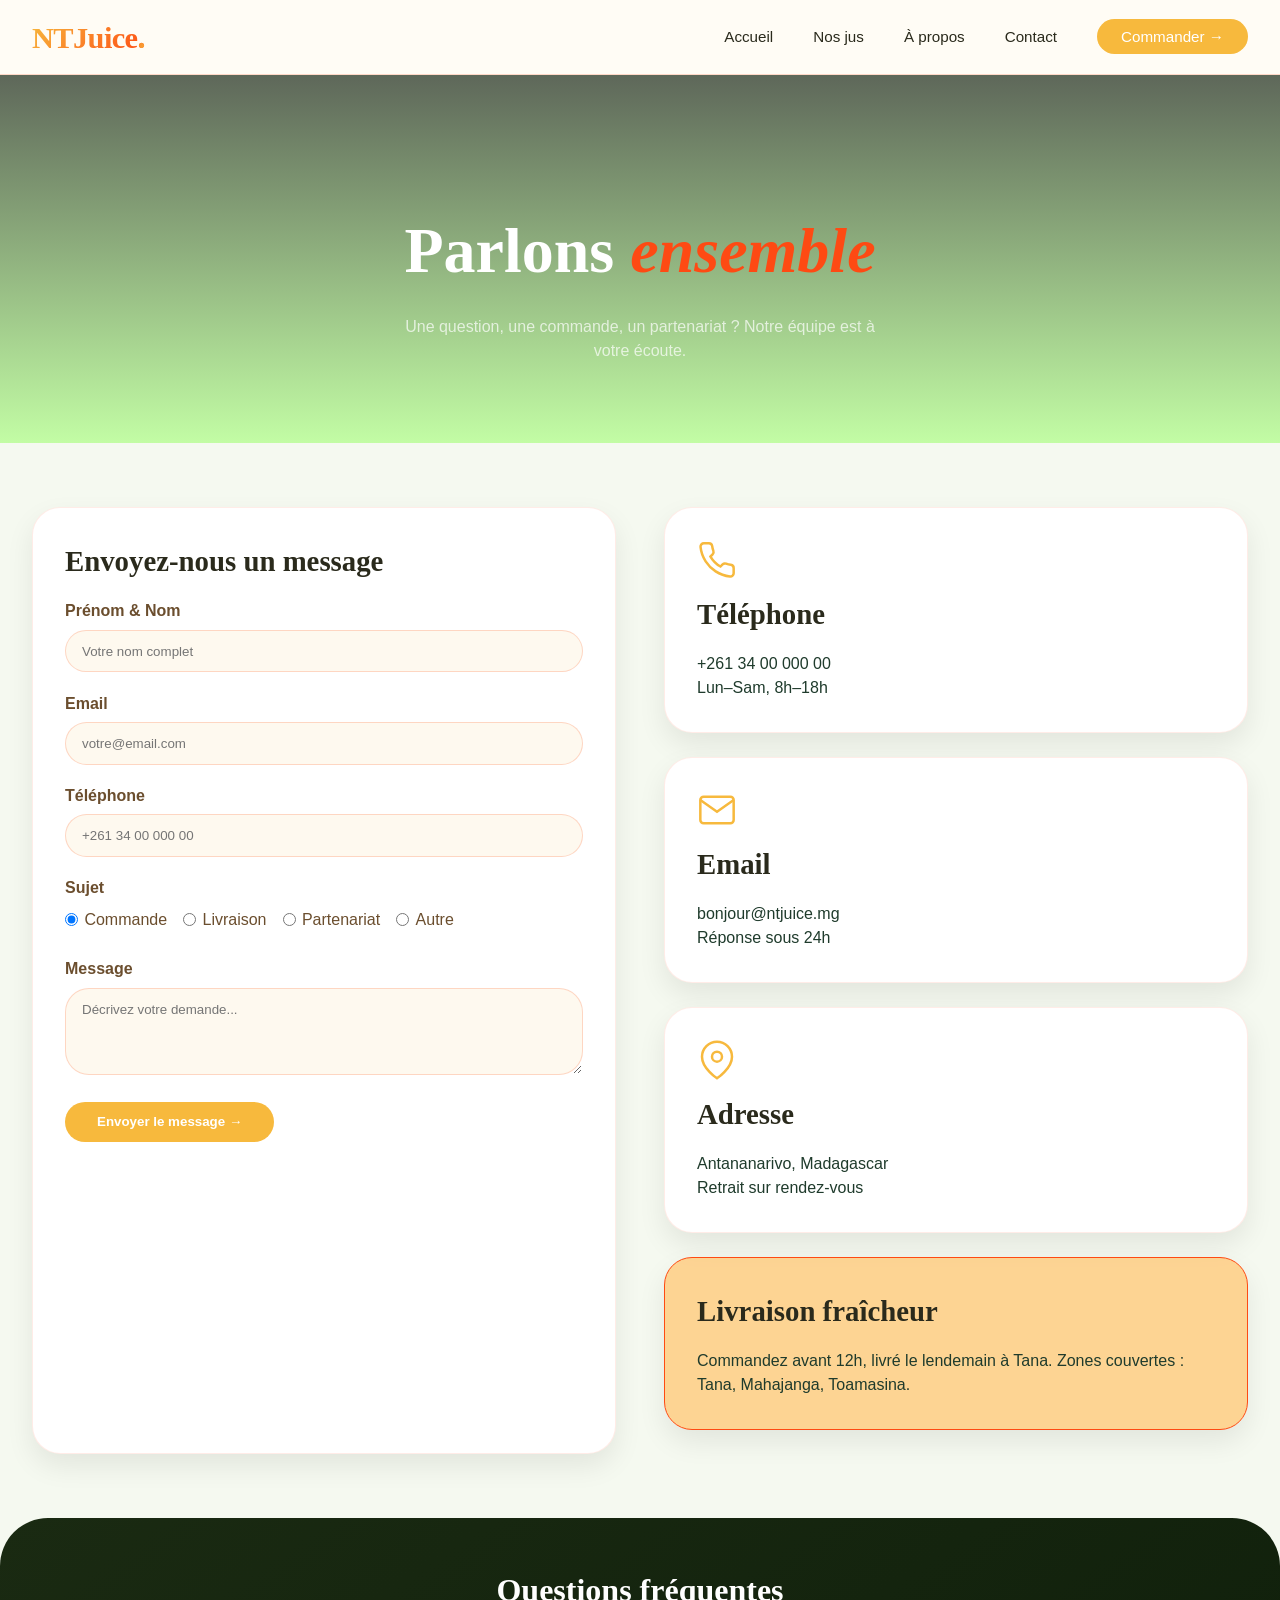
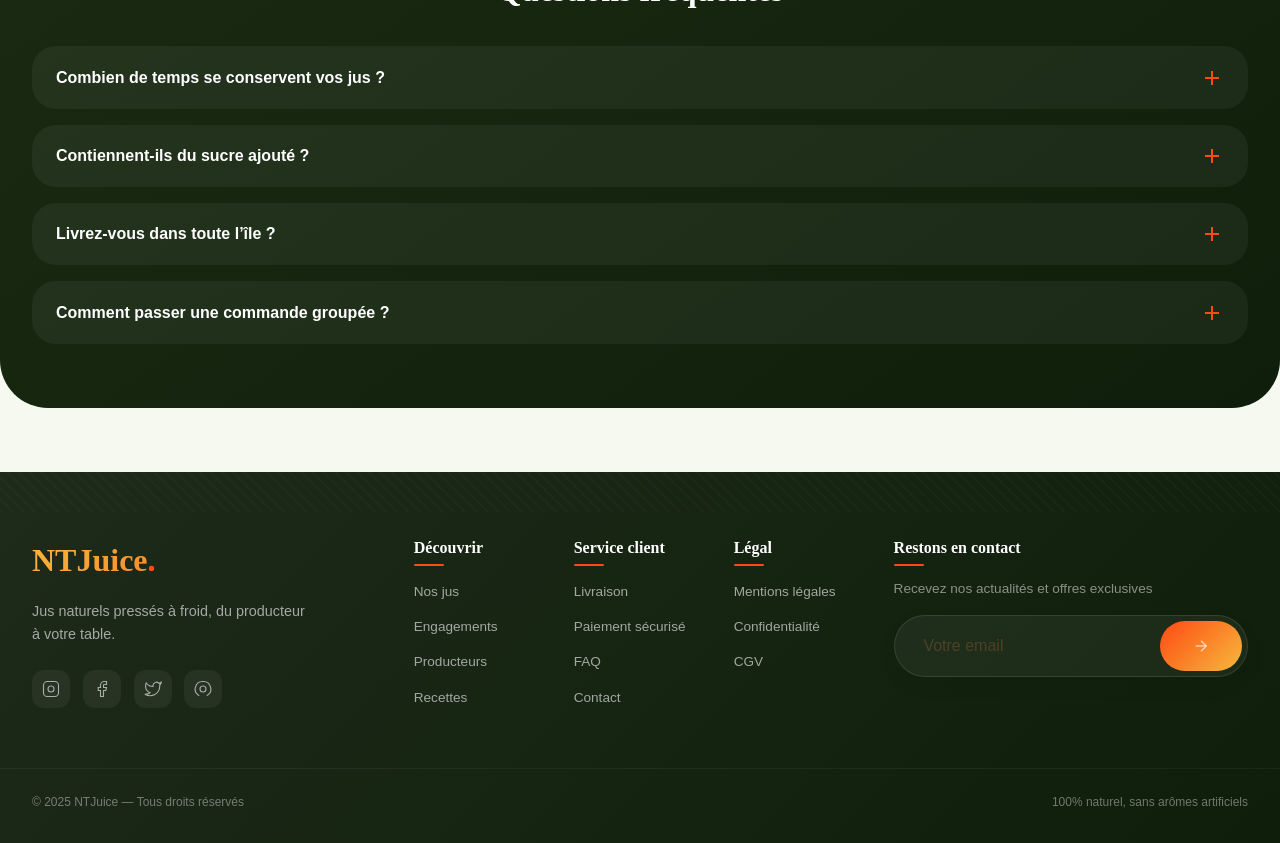
<file: docs/contact.html>
<!-- contact.html -->
<!DOCTYPE html>
<html lang="fr">

<head>
	<meta charset="UTF-8">
	<meta name="viewport" content="width=device-width, initial-scale=1.0, viewport-fit=cover">
	<title>NTJuice | Contact & FAQ</title>
	<link rel="stylesheet" href="../css/index.css">
	<style>
		.contact-hero {
			background-image: linear-gradient(to bottom, #1e2a1ab3, #a2ff749b), url("https://i.pinimg.com/736x/c2/36/07/c236070c10bcf9093459e5f46ecb7c35.jpg");
			background-size: cover;
			background-position: center;
			background-repeat: no-repeat;
			padding: 8rem 2rem 4rem;
			text-align: center;
			position: relative;
			overflow: hidden;
		}

		.contact-hero h1 {
			font-family: 'Playfair Display', serif;
			font-size: clamp(2.5rem, 5vw, 4rem);
			font-weight: 900;
			color: white;
		}

		.contact-hero h1 span {
			color: var(--orange);
			font-style: italic;
		}

		.contact-hero p {
			color: rgba(255, 255, 255, 0.7);
			max-width: 500px;
			margin: 1rem auto;
		}

		.contact-grid {
			display: grid;
			grid-template-columns: 1fr 1fr;
			gap: 3rem;
			max-width: 1280px;
			margin: 4rem auto;
			padding: 0 2rem;
		}

		.form-card,
		.info-card {
			background: white;
			border-radius: 28px;
			padding: 2rem;
			box-shadow: var(--shadow-md);
			border: 1px solid rgba(254, 74, 19, 0.1);
		}

		.form-card h2,
		.info-card h3 {
			font-family: 'Playfair Display', serif;
			font-size: 1.8rem;
			margin-bottom: 1rem;
			color: var(--text-dark);
		}

		.form-group {
			margin-bottom: 1.2rem;
		}

		.form-group label {
			display: block;
			font-weight: 600;
			margin-bottom: 0.4rem;
			color: var(--text-light);
		}

		.form-group input,
		.form-group select,
		.form-group textarea {
			width: 100%;
			padding: 0.8rem 1rem;
			border: 1px solid rgba(254, 74, 19, 0.2);
			border-radius: 60px;
			font-family: inherit;
			background: var(--cream);
			transition: all 0.3s;
		}

		.form-group input:focus,
		.form-group textarea:focus {
			outline: none;
			border-color: var(--orange);
			box-shadow: 0 0 0 3px rgba(254, 74, 19, 0.1);
		}

		.form-group textarea {
			border-radius: 24px;
			resize: vertical;
		}

		.radio-group {
			display: flex;
			flex-wrap: wrap;
			gap: 1rem;
			margin: 0.5rem 0;
		}

		.radio-group label {
			display: flex;
			align-items: center;
			gap: 0.4rem;
			font-weight: normal;
			cursor: pointer;
		}

		.btn-submit {
			background: var(--orange-dark);
			color: white;
			border: none;
			padding: 0.8rem 2rem;
			border-radius: 9999px;
			font-weight: 700;
			cursor: pointer;
			transition: all 0.3s;
		}

		.btn-submit:hover {
			background: var(--orange);
			transform: translateY(-2px);
		}

		.info-card {
			margin-bottom: 1.5rem;
		}

		.contact-icon-svg {
			width: 40px;
			height: 40px;
			margin-bottom: 0.8rem;
			display: inline-block;
		}

		.contact-icon-svg svg {
			width: 100%;
			height: 100%;
			stroke: var(--orange-dark);
			stroke-width: 1.5;
			fill: none;
		}

		.faq {
			background: linear-gradient(145deg, #1a2a12, #0e1e0a);
			border-radius: 48px;
			padding: 3rem 2rem;
			margin: 4rem auto;
			max-width: 1280px;
		}

		.faq h2 {
			text-align: center;
			font-family: 'Playfair Display', serif;
			font-size: 2rem;
			color: white;
			margin-bottom: 2rem;
		}

		.faq-item {
			background: rgba(255, 255, 255, 0.05);
			border-radius: 24px;
			margin-bottom: 1rem;
			overflow: hidden;
		}

		.faq-question {
			width: 100%;
			padding: 1.2rem 1.5rem;
			background: transparent;
			border: none;
			text-align: left;
			font-weight: 600;
			color: white;
			font-size: 1rem;
			cursor: pointer;
			display: flex;
			justify-content: space-between;
			align-items: center;
		}

		.faq-question:focus {
			outline: none;
		}

		.faq-question .icon-svg {
			width: 24px;
			height: 24px;
			transition: transform 0.3s;
		}

		.faq-question .icon-svg svg {
			width: 100%;
			height: 100%;
			stroke: var(--orange);
			stroke-width: 2;
			fill: none;
		}

		.faq-answer {
			max-height: 0;
			overflow: hidden;
			transition: max-height 0.4s ease-out;
			padding: 0 1.5rem;
			color: rgba(255, 255, 255, 0.7);
		}

		.faq-item:focus-within .faq-answer {
			max-height: 200px;
			padding-bottom: 1.2rem;
		}

		.faq-item:focus-within .icon-svg {
			transform: rotate(45deg);
		}

		@media (max-width: 768px) {
			.contact-grid {
				grid-template-columns: 1fr;
			}
		}
	</style>
</head>

<body>

	<nav class="sticky-nav">
		<div class="nav-inner">
			<div class="logo"><a href="../index.html">NTJuice<span>.</span></a></div>
			<input type="checkbox" id="menu-toggle" class="menu-toggle">
			<label for="menu-toggle" class="hamburger"><span></span><span></span><span></span></label>
			<ul class="nav-links">
				<li><a href="../index.html">Accueil</a></li>
				<li><a href="../index.html#products">Nos jus</a></li>
				<li><a href="../index.html#about">À propos</a></li>
				<li><a href="contact.html" class="active">Contact</a></li>
				<li><a href="./shop.html" class="btn-order">Commander →</a></li>
			</ul>
		</div>
	</nav>

	<section class="contact-hero">
		<h1>Parlons <span>ensemble</span></h1>
		<p>Une question, une commande, un partenariat ? Notre équipe est à votre écoute.</p>
	</section>

	<div class="contact-grid">
		<div class="form-card">
			<h2>Envoyez-nous un message</h2>
			<form onsubmit="return false">
				<div class="form-group">
					<label>Prénom & Nom</label>
					<input type="text" placeholder="Votre nom complet">
				</div>
				<div class="form-group">
					<label>Email</label>
					<input type="email" placeholder="votre@email.com">
				</div>
				<div class="form-group">
					<label>Téléphone</label>
					<input type="tel" placeholder="+261 34 00 000 00">
				</div>
				<div class="form-group">
					<label>Sujet</label>
					<div class="radio-group">
						<label><input type="radio" name="subject" checked> Commande</label>
						<label><input type="radio" name="subject"> Livraison</label>
						<label><input type="radio" name="subject"> Partenariat</label>
						<label><input type="radio" name="subject"> Autre</label>
					</div>
				</div>
				<div class="form-group">
					<label>Message</label>
					<textarea rows="4" placeholder="Décrivez votre demande..."></textarea>
				</div>
				<button class="btn-submit" type="submit">Envoyer le message →</button>
			</form>
		</div>
		<div>
			<div class="info-card">
				<div class="contact-icon-svg">
					<svg viewBox="0 0 24 24" stroke="currentColor" fill="none">
						<path
							d="M22 16.92v3a2 2 0 0 1-2.18 2 19.79 19.79 0 0 1-8.63-3.07 19.5 19.5 0 0 1-6-6 19.79 19.79 0 0 1-3.07-8.67A2 2 0 0 1 4.11 2h3a2 2 0 0 1 2 1.72c.127.96.362 1.903.7 2.81a2 2 0 0 1-.45 2.11L8.09 9.91a16 16 0 0 0 6 6l1.27-1.27a2 2 0 0 1 2.11-.45c.907.338 1.85.573 2.81.7A2 2 0 0 1 22 16.92z" />
					</svg>
				</div>
				<h3>Téléphone</h3>
				<p>+261 34 00 000 00</p>
				<p>Lun–Sam, 8h–18h</p>
			</div>
			<div class="info-card">
				<div class="contact-icon-svg">
					<svg viewBox="0 0 24 24" stroke="currentColor" fill="none">
						<path d="M4 4h16c1.1 0 2 .9 2 2v12c0 1.1-.9 2-2 2H4c-1.1 0-2-.9-2-2V6c0-1.1.9-2 2-2z" />
						<polyline points="22,6 12,13 2,6" />
					</svg>
				</div>
				<h3>Email</h3>
				<p>bonjour@ntjuice.mg</p>
				<p>Réponse sous 24h</p>
			</div>
			<div class="info-card">
				<div class="contact-icon-svg">
					<svg viewBox="0 0 24 24" stroke="currentColor" fill="none">
						<path d="M21 10c0 7-9 13-9 13s-9-6-9-13a9 9 0 0 1 18 0z" />
						<circle cx="12" cy="10" r="3" />
					</svg>
				</div>
				<h3>Adresse</h3>
				<p>Antananarivo, Madagascar</p>
				<p>Retrait sur rendez-vous</p>
			</div>
			<div class="info-card" style="background:var(--orange-soft); border-color:var(--orange);">
				<h3 style="color:var(--text-dark)">Livraison fraîcheur</h3>
				<p>Commandez avant 12h, livré le lendemain à Tana. Zones couvertes : Tana, Mahajanga, Toamasina.</p>
			</div>
		</div>
	</div>

	<section class="faq">
		<h2>Questions fréquentes</h2>
		<div class="faq-item" tabindex="0">
			<div class="faq-question">
				Combien de temps se conservent vos jus ?
				<span class="icon-svg">
					<svg viewBox="0 0 24 24" stroke="currentColor">
						<line x1="12" y1="5" x2="12" y2="19" />
						<line x1="5" y1="12" x2="19" y2="12" />
					</svg>
				</span>
			</div>
			<div class="faq-answer">Nos jus pressés à froid se conservent 5 à 7 jours au réfrigérateur, sans
				conservateurs.</div>
		</div>
		<div class="faq-item" tabindex="0">
			<div class="faq-question">
				Contiennent-ils du sucre ajouté ?
				<span class="icon-svg">
					<svg viewBox="0 0 24 24" stroke="currentColor">
						<line x1="12" y1="5" x2="12" y2="19" />
						<line x1="5" y1="12" x2="19" y2="12" />
					</svg>
				</span>
			</div>
			<div class="faq-answer">Non, 100% fruits, sans aucun ajout de sucre, colorant ou conservateur.</div>
		</div>
		<div class="faq-item" tabindex="0">
			<div class="faq-question">
				Livrez-vous dans toute l’île ?
				<span class="icon-svg">
					<svg viewBox="0 0 24 24" stroke="currentColor">
						<line x1="12" y1="5" x2="12" y2="19" />
						<line x1="5" y1="12" x2="19" y2="12" />
					</svg>
				</span>
			</div>
			<div class="faq-answer">Actuellement Antananarivo (24h), Mahajanga, Toamasina, Fianarantsoa (48-72h).</div>
		</div>
		<div class="faq-item" tabindex="0">
			<div class="faq-question">
				Comment passer une commande groupée ?
				<span class="icon-svg">
					<svg viewBox="0 0 24 24" stroke="currentColor">
						<line x1="12" y1="5" x2="12" y2="19" />
						<line x1="5" y1="12" x2="19" y2="12" />
					</svg>
				</span>
			</div>
			<div class="faq-answer">Contactez notre équipe pro à pro@ntjuice.mg pour des tarifs dégressifs.</div>
		</div>
	</section>
	<footer class="footer-premium">
		<div class="footer-wave"></div>
		<div class="footer-main">
			<div class="footer-brand">
				<div class="footer-logo">NTJuice<span>.</span></div>
				<p>Jus naturels pressés à froid, du producteur à votre table.</p>
				<div class="footer-social">
					<a href="#" class="social-link" aria-label="Instagram">
						<svg viewBox="0 0 24 24" fill="none" stroke="currentColor" stroke-width="1.5">
							<rect x="2" y="2" width="20" height="20" rx="5" ry="5" />
							<circle cx="12" cy="12" r="4" />
							<line x1="17.5" y1="6.5" x2="17.51" y2="6.5" />
						</svg>
					</a>
					<a href="#" class="social-link" aria-label="Facebook">
						<svg viewBox="0 0 24 24" fill="none" stroke="currentColor" stroke-width="1.5">
							<path d="M18 2h-3a5 5 0 0 0-5 5v3H7v4h3v8h4v-8h3l1-4h-4V7a1 1 0 0 1 1-1h3z" />
						</svg>
					</a>
					<a href="#" class="social-link" aria-label="Twitter">
						<svg viewBox="0 0 24 24" fill="none" stroke="currentColor" stroke-width="1.5">
							<path
								d="M23 3a10.9 10.9 0 0 1-3.14 1.53 4.48 4.48 0 0 0-7.86 3v1A10.66 10.66 0 0 1 3 4s-4 9 5 13a11.64 11.64 0 0 1-7 2c9 5 20 0 20-11.5a4.5 4.5 0 0 0-.08-.83A7.72 7.72 0 0 0 23 3z" />
						</svg>
					</a>
					<a href="#" class="social-link" aria-label="Pinterest">
						<svg viewBox="0 0 24 24" fill="none" stroke="currentColor" stroke-width="1.5">
							<path d="M8 12a4 4 0 1 0 8 0 4 4 0 0 0-8 0z" />
							<path d="M12 2a10 10 0 0 0-5 18.86" />
							<path d="M12 2a10 10 0 0 1 5 18.86" />
						</svg>
					</a>
				</div>
			</div>
			<div class="footer-links-grid">
				<div class="footer-col">
					<h4>Découvrir</h4>
					<ul>
						<li><a href="#products">Nos jus</a></li>
						<li><a href="#">Engagements</a></li>
						<li><a href="#">Producteurs</a></li>
						<li><a href="#">Recettes</a></li>
					</ul>
				</div>
				<div class="footer-col">
					<h4>Service client</h4>
					<ul>
						<li><a href="#">Livraison</a></li>
						<li><a href="#">Paiement sécurisé</a></li>
						<li><a href="#">FAQ</a></li>
						<li><a href="./docs/contact.html">Contact</a></li>
					</ul>
				</div>
				<div class="footer-col">
					<h4>Légal</h4>
					<ul>
						<li><a href="#">Mentions légales</a></li>
						<li><a href="#">Confidentialité</a></li>
						<li><a href="#">CGV</a></li>
					</ul>
				</div>
				<div class="footer-col newsletter-col">
					<h4>Restons en contact</h4>
					<p>Recevez nos actualités et offres exclusives</p>
					<form class="footer-newsletter" onsubmit="return false;">
						<div class="input-group">
							<input type="email" placeholder="Votre email" required>
							<button type="submit">
								<svg viewBox="0 0 24 24" fill="none" stroke="currentColor" stroke-width="2">
									<line x1="5" y1="12" x2="19" y2="12" />
									<polyline points="12 5 19 12 12 19" />
								</svg>
							</button>
						</div>
					</form>
				</div>
			</div>
		</div>
		<div class="footer-bottom">
			<span>© 2025 NTJuice — Tous droits réservés</span>
			<span>100% naturel, sans arômes artificiels</span>
		</div>
	</footer>

</body>

</html>
</file>
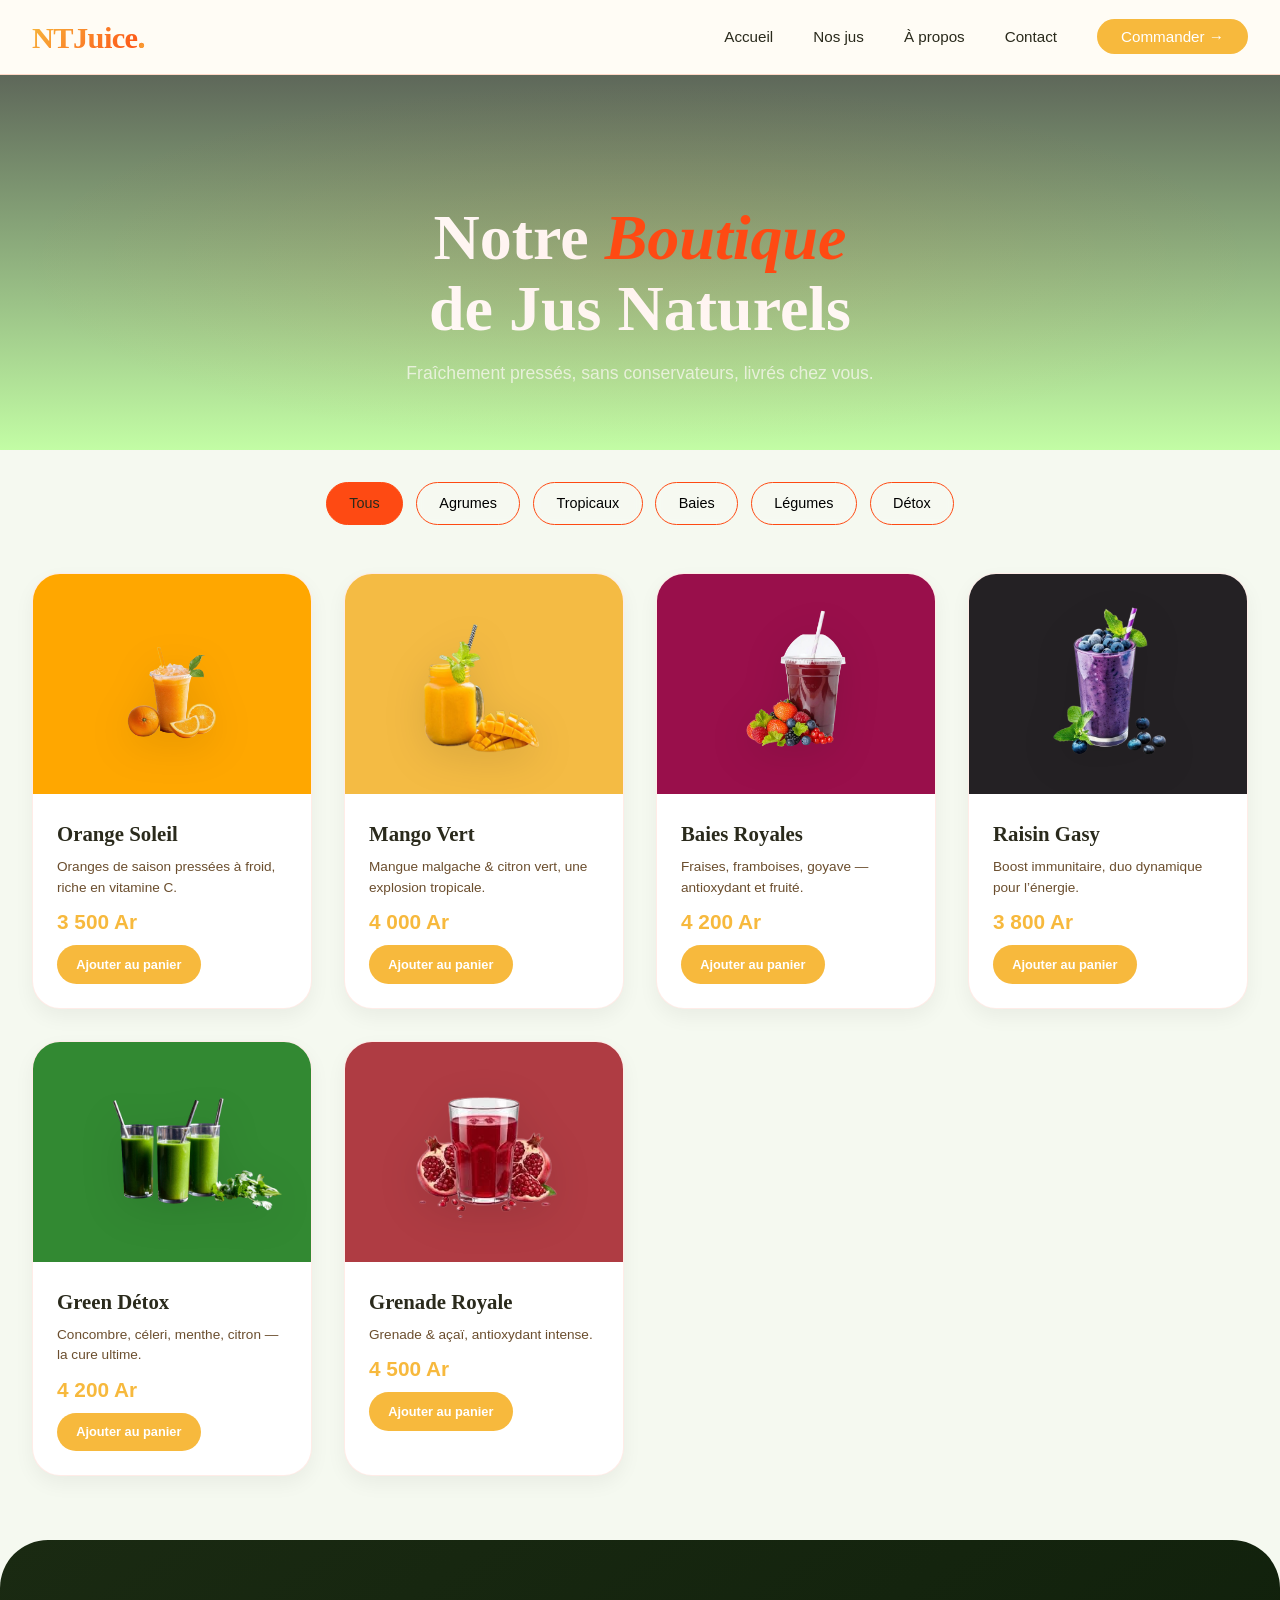
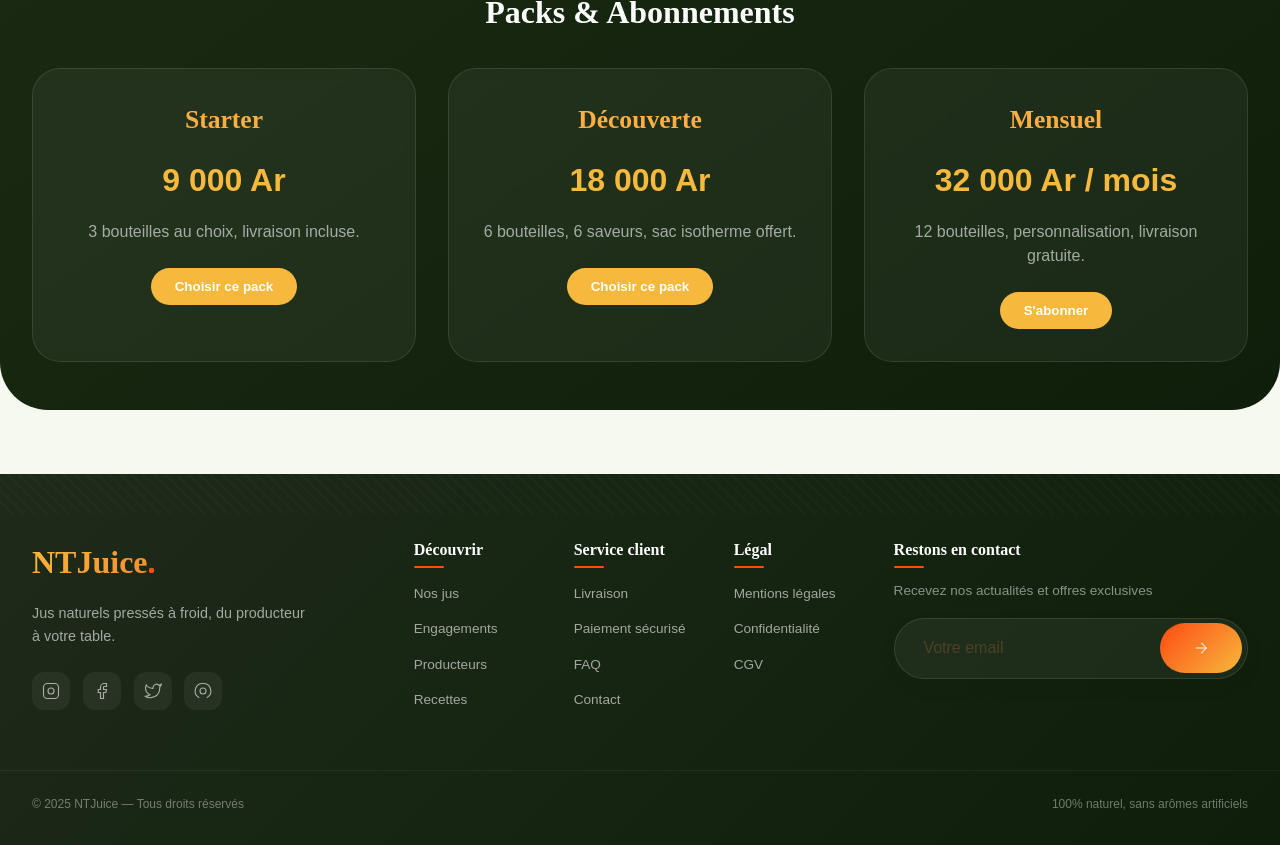
<file: docs/shop.html>
<!-- shop.html -->
<!DOCTYPE html>
<html lang="fr">

<head>
    <meta charset="UTF-8">
    <meta name="viewport" content="width=device-width, initial-scale=1.0, viewport-fit=cover">
    <title>NTJuice | Boutique</title>
    <link rel="stylesheet" href="../css/index.css">
    <style>
        .shop-hero {
            background-image: linear-gradient(to bottom, #1e2a1ab3, #a2ff749b), url("https://i.pinimg.com/736x/c2/36/07/c236070c10bcf9093459e5f46ecb7c35.jpg");
            background-size: cover;
            background-position: center;
            background-repeat: no-repeat;
            padding: 8rem 2rem 4rem;
            text-align: center;
            position: relative;
            overflow: hidden;
        }

        .shop-hero::before {
            content: '';
            position: absolute;
            inset: 0;
            background: radial-gradient(ellipse at 50% 50%, rgba(254, 74, 19, 0.08) 0%, transparent 70%);
            pointer-events: none;
        }

        .shop-hero h1 {
            font-family: 'Playfair Display', serif;
            font-size: clamp(2.5rem, 5vw, 4rem);
            font-weight: 900;
            color: white;
            line-height: 1.1;
            margin-bottom: 1rem;
        }

        .shop-hero h1 span {
            color: var(--orange);
            font-style: italic;
        }

        .shop-hero p {
            color: rgba(255, 255, 255, 0.7);
            font-size: 1.1rem;
            max-width: 500px;
            margin: 0 auto;
        }

        .filters {
            display: flex;
            flex-wrap: wrap;
            justify-content: center;
            gap: 0.8rem;
            margin: 2rem 0 3rem;
        }

        .filter-btn {
            padding: 0.6rem 1.4rem;
            background: rgba(255, 255, 255, 0.1);
            border: 1px solid rgba(255, 255, 255, 0.2);
            border-radius: 9999px;
            color: rgb(0, 0, 0);
            font-weight: 500;
            font-size: 0.9rem;
            cursor: pointer;
            transition: all 0.3s;
            backdrop-filter: blur(4px);
            border: 1px solid var(--orange);
        }

        .filter-btn:hover,
        input:checked+.filter-btn {
            background: var(--orange);
            border-color: var(--orange);
            color: var(--text-dark);
        }

        .filter-radio {
            display: none;
        }

        .products-grid {
            display: grid;
            grid-template-columns: repeat(auto-fill, minmax(280px, 1fr));
            gap: 2rem;
            margin-top: 2rem;
        }

        .products-grid:has(.filter-radio#all:checked) .product-card {
            display: flex;
        }

        .products-grid:has(.filter-radio#citrus:checked) .product-card:not(.citrus) {
            display: none;
        }

        .products-grid:has(.filter-radio#tropical:checked) .product-card:not(.tropical) {
            display: none;
        }

        .products-grid:has(.filter-radio#berries:checked) .product-card:not(.berries) {
            display: none;
        }

        .products-grid:has(.filter-radio#veg:checked) .product-card:not(.veg) {
            display: none;
        }

        .products-grid:has(.filter-radio#detox:checked) .product-card:not(.detox) {
            display: none;
        }

        .product-card {
            background: white;
            border-radius: 28px;
            overflow: hidden;
            transition: all 0.4s var(--ease-bounce);
            box-shadow: var(--shadow-sm);
            border: 1px solid rgba(254, 74, 19, 0.1);
        }

        .product-card:hover {
            transform: translateY(-8px);
            box-shadow: var(--shadow-hover);
        }

        .product-img {
            height: 220px;
            display: flex;
            align-items: center;
            justify-content: center;
        }

        .product-img img {
            max-width: 80%;
            max-height: 160px;
            object-fit: contain;
            filter: drop-shadow(0 10px 20px rgba(0, 0, 0, 0.1));
        }

        .product-info {
            padding: 1.5rem;
        }

        .product-name {
            font-family: 'Playfair Display', serif;
            font-size: 1.3rem;
            font-weight: 700;
            color: var(--text-dark);
        }

        .product-desc {
            font-size: 0.85rem;
            color: var(--text-light);
            margin: 0.5rem 0;
        }

        .product-price {
            font-weight: 800;
            font-size: 1.3rem;
            color: var(--orange-dark);
            margin: 0.5rem 0;
        }

        .add-btn {
            display: inline-block;
            background: var(--orange-dark);
            color: white;
            padding: 0.6rem 1.2rem;
            border-radius: 9999px;
            font-weight: 600;
            text-decoration: none;
            transition: all 0.3s;
        }

        .add-btn:hover {
            background: var(--orange);
            transform: translateY(-2px);
        }

        /* Packs */
        .packs {
            background: linear-gradient(145deg, #1a2a12, #0e1e0a);
            border-radius: 48px;
            margin: 4rem auto;
            padding: 3rem 2rem;
            text-align: center;
        }

        .packs h2 {
            font-family: 'Playfair Display', serif;
            font-size: 2rem;
            color: white;
        }

        .packs-grid {
            display: grid;
            grid-template-columns: repeat(auto-fit, minmax(260px, 1fr));
            gap: 2rem;
            margin-top: 2rem;
        }

        .pack-card {
            background: rgba(255, 255, 255, 0.05);
            border-radius: 28px;
            padding: 2rem;
            backdrop-filter: blur(4px);
            transition: all 0.3s;
            border: 1px solid rgba(255, 255, 255, 0.1);
        }

        .pack-card:hover {
            transform: translateY(-6px);
            border-color: var(--orange);
        }

        .pack-name {
            font-family: 'Playfair Display', serif;
            font-size: 1.6rem;
            font-weight: 700;
            color: var(--orange-light);
        }

        .pack-price {
            font-size: 2rem;
            font-weight: 800;
            color: var(--orange-dark);
            margin: 1rem 0;
        }

        .pack-desc {
            color: rgba(255, 255, 255, 0.6);
            margin-bottom: 1.5rem;
        }

        .btn-pack {
            background: var(--orange-dark);
            color: white;
            border: none;
            padding: 0.7rem 1.5rem;
            border-radius: 9999px;
            font-weight: 600;
            cursor: pointer;
            transition: all 0.3s;
        }

        .btn-pack:hover {
            background: var(--orange);
            transform: translateY(-2px);
        }

        @media (max-width: 768px) {
            .products-grid {
                grid-template-columns: 1fr;
            }

            .packs-grid {
                grid-template-columns: 1fr;
            }
        }

        .raisin_img {
            background-color: #242124;
        }

        .royal_img {
            background-color: #AF3C43;
        }
    </style>
</head>

<body>

    <nav class="sticky-nav">
        <div class="nav-inner">
            <div class="logo"><a href="../index.html">NTJuice<span>.</span></a></div>
            <input type="checkbox" id="menu-toggle" class="menu-toggle">
            <label for="menu-toggle" class="hamburger"><span></span><span></span><span></span></label>
            <ul class="nav-links">
                <li><a href="../index.html">Accueil</a></li>
                <li><a href="../index.html#products">Nos jus</a></li>
                <li><a href="../index.html#about">À propos</a></li>
                <li><a href="./contact.html">Contact</a></li>
                <li><a href="shop.html" class="btn-order">Commander →</a></li>
            </ul>
        </div>
    </nav>

    <section class="shop-hero">
        <h1>Notre <span>Boutique</span><br>de Jus Naturels</h1>
        <p>Fraîchement pressés, sans conservateurs, livrés chez vous.</p>
    </section>

    <!-- Conteneur principal centré avec marges automatiques gauche/droite -->
    <div class="products" style="max-width:1280px; margin-left:auto; margin-right:auto; margin-top:2rem; margin-bottom:2rem; padding:0 2rem;">
        <div class="filters">
            <input type="radio" name="category" id="all" class="filter-radio" checked>
            <label for="all" class="filter-btn">Tous</label>
            <input type="radio" name="category" id="citrus" class="filter-radio">
            <label for="citrus" class="filter-btn">Agrumes</label>
            <input type="radio" name="category" id="tropical" class="filter-radio">
            <label for="tropical" class="filter-btn">Tropicaux</label>
            <input type="radio" name="category" id="berries" class="filter-radio">
            <label for="berries" class="filter-btn">Baies</label>
            <input type="radio" name="category" id="veg" class="filter-radio">
            <label for="veg" class="filter-btn">Légumes</label>
            <input type="radio" name="category" id="detox" class="filter-radio">
            <label for="detox" class="filter-btn">Détox</label>
        </div>

        <div class="products-grid">
            <div class="product-card citrus">
                <div class="product-img" style="background-color: #ffa700;"><img src="../assets/images/orange.png" alt="Orange sanguine"></div>
                <div class="product-info">
                    <div class="product-name">Orange Soleil</div>
                    <div class="product-desc">Oranges de saison pressées à froid, riche en vitamine C.</div>
                    <div class="product-price">3 500 Ar</div>
                    <a href="#" class="add-btn">Ajouter au panier</a>
                </div>
            </div>
            <div class="product-card mango">
                <div class="product-img" style="background-color: #F4BB44;"><img src="../assets/images/mango.png" alt="Mangue et ananas"></div>
                <div class="product-info">
                    <div class="product-name">Mango Vert</div>
                    <div class="product-desc">Mangue malgache & citron vert, une explosion tropicale.</div>
                    <div class="product-price">4 000 Ar</div>
                    <a href="#" class="add-btn">Ajouter au panier</a>
                </div>
            </div>
            <div class="product-card berries">
                <div class="product-img " style="background-color: #990F4B;"><img src="../assets/images/baie.png" alt="Baies sauvages"></div>
                <div class="product-info">
                    <div class="product-name">Baies Royales</div>
                    <div class="product-desc">Fraises, framboises, goyave — antioxydant et fruité.</div>
                    <div class="product-price">4 200 Ar</div>
                    <a href="#" class="add-btn">Ajouter au panier</a>
                </div>
            </div>
            <div class="product-card tropical">
                <div class="product-img raisin_img"><img src="../assets/images/raisin.png" alt="Citron gingembre"></div>
                <div class="product-info">
                    <div class="product-name">Raisin Gasy</div>
                    <div class="product-desc">Boost immunitaire, duo dynamique pour l’énergie.</div>
                    <div class="product-price">3 800 Ar</div>
                    <a href="#" class="add-btn">Ajouter au panier</a>
                </div>
            </div>
            <div class="product-card detox">
                <div class="product-img detox_img" style="background-color: rgb(50, 137, 50);"><img src="../assets/images/green.png" alt="Green détox"></div>
                <div class="product-info">
                    <div class="product-name">Green Détox</div>
                    <div class="product-desc">Concombre, céleri, menthe, citron — la cure ultime.</div>
                    <div class="product-price">4 200 Ar</div>
                    <a href="#" class="add-btn">Ajouter au panier</a>
                </div>
            </div>
            <div class="product-card tropical">
                <div class="product-img royal_img"><img src="../assets/images/royal.png" alt="Grenade"></div>
                <div class="product-info">
                    <div class="product-name">Grenade Royale</div>
                    <div class="product-desc">Grenade & açaï, antioxydant intense.</div>
                    <div class="product-price">4 500 Ar</div>
                    <a href="#" class="add-btn">Ajouter au panier</a>
                </div>
            </div>
        </div>
    </div>

    <section class="packs">
        <h2>Packs & Abonnements</h2>
        <div class="packs-grid">
            <div class="pack-card">
                <div class="pack-name">Starter</div>
                <div class="pack-price">9 000 Ar</div>
                <div class="pack-desc">3 bouteilles au choix, livraison incluse.</div>
                <button class="btn-pack">Choisir ce pack</button>
            </div>
            <div class="pack-card">
                <div class="pack-name">Découverte</div>
                <div class="pack-price">18 000 Ar</div>
                <div class="pack-desc">6 bouteilles, 6 saveurs, sac isotherme offert.</div>
                <button class="btn-pack">Choisir ce pack</button>
            </div>
            <div class="pack-card">
                <div class="pack-name">Mensuel</div>
                <div class="pack-price">32 000 Ar / mois</div>
                <div class="pack-desc">12 bouteilles, personnalisation, livraison gratuite.</div>
                <button class="btn-pack">S'abonner</button>
            </div>
        </div>
    </section>
    <footer class="footer-premium">
		<div class="footer-wave"></div>
		<div class="footer-main">
			<div class="footer-brand">
				<div class="footer-logo">NTJuice<span>.</span></div>
				<p>Jus naturels pressés à froid, du producteur à votre table.</p>
				<div class="footer-social">
					<a href="#" class="social-link" aria-label="Instagram">
						<svg viewBox="0 0 24 24" fill="none" stroke="currentColor" stroke-width="1.5">
							<rect x="2" y="2" width="20" height="20" rx="5" ry="5" />
							<circle cx="12" cy="12" r="4" />
							<line x1="17.5" y1="6.5" x2="17.51" y2="6.5" />
						</svg>
					</a>
					<a href="#" class="social-link" aria-label="Facebook">
						<svg viewBox="0 0 24 24" fill="none" stroke="currentColor" stroke-width="1.5">
							<path d="M18 2h-3a5 5 0 0 0-5 5v3H7v4h3v8h4v-8h3l1-4h-4V7a1 1 0 0 1 1-1h3z" />
						</svg>
					</a>
					<a href="#" class="social-link" aria-label="Twitter">
						<svg viewBox="0 0 24 24" fill="none" stroke="currentColor" stroke-width="1.5">
							<path
								d="M23 3a10.9 10.9 0 0 1-3.14 1.53 4.48 4.48 0 0 0-7.86 3v1A10.66 10.66 0 0 1 3 4s-4 9 5 13a11.64 11.64 0 0 1-7 2c9 5 20 0 20-11.5a4.5 4.5 0 0 0-.08-.83A7.72 7.72 0 0 0 23 3z" />
						</svg>
					</a>
					<a href="#" class="social-link" aria-label="Pinterest">
						<svg viewBox="0 0 24 24" fill="none" stroke="currentColor" stroke-width="1.5">
							<path d="M8 12a4 4 0 1 0 8 0 4 4 0 0 0-8 0z" />
							<path d="M12 2a10 10 0 0 0-5 18.86" />
							<path d="M12 2a10 10 0 0 1 5 18.86" />
						</svg>
					</a>
				</div>
			</div>
			<div class="footer-links-grid">
				<div class="footer-col">
					<h4>Découvrir</h4>
					<ul>
						<li><a href="#products">Nos jus</a></li>
						<li><a href="#">Engagements</a></li>
						<li><a href="#">Producteurs</a></li>
						<li><a href="#">Recettes</a></li>
					</ul>
				</div>
				<div class="footer-col">
					<h4>Service client</h4>
					<ul>
						<li><a href="#">Livraison</a></li>
						<li><a href="#">Paiement sécurisé</a></li>
						<li><a href="#">FAQ</a></li>
						<li><a href="./docs/contact.html">Contact</a></li>
					</ul>
				</div>
				<div class="footer-col">
					<h4>Légal</h4>
					<ul>
						<li><a href="#">Mentions légales</a></li>
						<li><a href="#">Confidentialité</a></li>
						<li><a href="#">CGV</a></li>
					</ul>
				</div>
				<div class="footer-col newsletter-col">
					<h4>Restons en contact</h4>
					<p>Recevez nos actualités et offres exclusives</p>
					<form class="footer-newsletter" onsubmit="return false;">
						<div class="input-group">
							<input type="email" placeholder="Votre email" required>
							<button type="submit">
								<svg viewBox="0 0 24 24" fill="none" stroke="currentColor" stroke-width="2">
									<line x1="5" y1="12" x2="19" y2="12" />
									<polyline points="12 5 19 12 12 19" />
								</svg>
							</button>
						</div>
					</form>
				</div>
			</div>
		</div>
		<div class="footer-bottom">
			<span>© 2025 NTJuice — Tous droits réservés</span>
			<span>100% naturel, sans arômes artificiels</span>
		</div>
	</footer>

</body>

</html>
</file>
<file: css/index.css>
* {
	margin: 0;
	padding: 0;
	box-sizing: border-box;
}

body {
	background: #F5F9F0;
	font-family: 'Inter', sans-serif;
	color: #1F3B2C;
	line-height: 1.5;
	overflow-x: hidden;
}

:root {
	--orange-dark: #f7b93d;
	--orange: #fe4a13;
	--orange-light: #ffae44;
	--orange-soft: #ffcb7ccb;
	--cream: #FEF9EF;
	--white: #FFFFFF;
	--text-dark: #2a2a1c;
	--text-light: #6b4e2e;
	--shadow-sm: 0 8px 20px rgba(0, 0, 0, 0.05);
	--shadow-md: 0 12px 28px rgba(0, 0, 0, 0.08);
	--shadow-hover: 0 20px 35px -8px rgba(254, 74, 19, 0.25);
	--radius: 28px;
	--radius-card: 24px;
	--ease-bounce: cubic-bezier(.34, 1.56, .64, 1);
}


.sticky-nav {
	position: sticky;
	top: 0;
	width: 100%;
	background: rgba(255, 252, 245, 0.95);
	backdrop-filter: blur(18px);
	border-bottom: 1px solid rgba(254, 74, 19, 0.2);
	z-index: 1000;
	padding: 0.8rem 2rem;
}

.nav-inner {
	max-width: 1280px;
	margin: 0 auto;
	display: flex;
	justify-content: space-between;
	align-items: center;
	flex-wrap: wrap;
}

.logo a {
	font-family: 'Playfair Display', serif;
	font-size: 1.9rem;
	font-weight: 800;
	text-decoration: none;
	background: linear-gradient(135deg, var(--orange-dark), var(--orange));
	background-clip: text;
	-webkit-background-clip: text;
	color: transparent;
	letter-spacing: -0.02em;
}

.logo span {
	font-size: 2rem;
	background: linear-gradient(135deg, var(--orange), var(--orange-dark));
	background-clip: text;
	-webkit-background-clip: text;
	color: transparent;
}

.menu-toggle {
	display: none;
}

.hamburger {
	display: none;
	cursor: pointer;
	width: 32px;
	height: 32px;
	flex-direction: column;
	justify-content: space-between;
	position: relative;
	z-index: 1002;
}

.hamburger span {
	display: block;
	height: 3px;
	width: 100%;
	background: var(--orange-dark);
	border-radius: 6px;
	transition: all 0.3s ease;
}

.nav-links {
	display: flex;
	gap: 2.5rem;
	align-items: center;
	list-style: none;
	transition: all 0.4s cubic-bezier(0.2, 0.9, 0.4, 1.1);
}

.nav-links li a {
	text-decoration: none;
	font-weight: 500;
	color: var(--text-dark);
	font-size: 0.95rem;
	transition: color 0.2s;
	position: relative;
}

.nav-links li a:hover {
	color: var(--orange);
}

.nav-links li a::after {
	content: '';
	position: absolute;
	bottom: -6px;
	left: 0;
	width: 0;
	height: 2px;
	background: var(--orange);
	border-radius: 4px;
	transition: width 0.25s;
}

.nav-links li a:hover::after {
	width: 100%;
}

.btn-order {
	background: var(--orange-dark);
	color: white !important;
	padding: 0.55rem 1.5rem;
	border-radius: 40px;
	transition: all 0.25s;
}

.btn-order:hover {
	background: var(--orange);
	transform: translateY(-2px);
	box-shadow: 0 8px 18px rgba(254, 74, 19, 0.3);
}

.btn-order::after {
	display: none;
}

@media (max-width: 860px) {
	.sticky-nav {
		padding: 0.8rem 1rem;
	}

	.hamburger {
		display: flex;
	}

	.nav-links {
		position: fixed;
		top: 0;
		right: -100%;
		width: 280px;
		height: 100vh;
		background: #fff5e8;
		backdrop-filter: blur(20px);
		flex-direction: column;
		justify-content: center;
		gap: 2rem;
		padding: 5rem 2rem;
		box-shadow: -5px 0 25px rgba(0, 0, 0, 0.1);
		transition: right 0.4s ease;
		z-index: 1001;
		border-left: 2px solid var(--orange-light);
	}

	.menu-toggle:checked~.nav-links {
		right: 0;
	}

	.menu-toggle:checked+.hamburger span:nth-child(1) {
		transform: rotate(45deg) translate(5px, 4px);
	}

	.menu-toggle:checked+.hamburger span:nth-child(2) {
		opacity: 0;
	}

	.menu-toggle:checked+.hamburger span:nth-child(3) {
		transform: rotate(-45deg) translate(5px, -5px);
	}

	.nav-inner {
		flex-wrap: nowrap;
	}
}

.hero-section {
	position: relative;
	background: linear-gradient(145deg, #1e2a1a, #2a3a22);
	overflow: hidden;
}

.bg-layer {
	position: absolute;
	inset: 0;
	z-index: 0;
	animation: bgShift 18s ease-in-out infinite alternate;
}

@keyframes bgShift {
	0% {
		background: radial-gradient(ellipse 80% 70% at 15% 30%, #3a6b2f 0%, #1e3a1a 60%, #0e1e0a 100%);
	}

	50% {
		background: radial-gradient(ellipse 80% 70% at 80% 20%, #4a8a3a 0%, #1e3a1a 55%, #0e1e0a 100%);
	}

	100% {
		background: radial-gradient(ellipse 80% 70% at 50% 80%, #2d6b2a 0%, #1a2a12 60%, #0a1208 100%);
	}
}

.grain {
	position: absolute;
	inset: 0;
	z-index: 1;
	pointer-events: none;
	background-image: url("data:image/svg+xml,%3Csvg viewBox='0 0 256 256' xmlns='http://www.w3.org/2000/svg'%3E%3Cfilter id='n'%3E%3CfeTurbulence type='fractalNoise' baseFrequency='0.9' numOctaves='4' stitchTiles='stitch'/%3E%3C/filter%3E%3Crect width='100%25' height='100%25' filter='url(%23n)' opacity='0.07'/%3E%3C/svg%3E");
	opacity: .35;
}

.leaf {
	position: absolute;
	z-index: 2;
	pointer-events: none;
}

.leaf-1 {
	top: -60px;
	right: -40px;
	width: 340px;
	height: 420px;
	animation: leafSway1 7s ease-in-out infinite alternate;
	transform-origin: 70% 10%;
}

.leaf-1 svg,
.leaf-2 svg,
.leaf-3 svg,
.leaf-4 svg {
	width: 100%;
	height: 100%;
}

.leaf-2 {
	bottom: -30px;
	left: -50px;
	width: 280px;
	height: 340px;
	animation: leafSway2 9s ease-in-out infinite alternate;
	transform-origin: 30% 90%;
}

.leaf-3 {
	top: 80px;
	left: 60px;
	width: 120px;
	height: 150px;
	opacity: .5;
	animation: leafSway2 5s ease-in-out infinite alternate;
}

.leaf-4 {
	top: -20px;
	left: 45%;
	width: 160px;
	height: 200px;
	opacity: .35;
	animation: leafSway1 6s 1s ease-in-out infinite alternate;
}

@keyframes leafSway1 {
	from {
		transform: rotate(-6deg) scale(1);
	}

	to {
		transform: rotate(4deg) scale(1.03);
	}
}

@keyframes leafSway2 {
	from {
		transform: rotate(4deg) scale(1);
	}

	to {
		transform: rotate(-5deg) scale(1.04);
	}
}

.fruit-deco {
	position: absolute;
	border-radius: 50%;
	pointer-events: none;
	z-index: 2;
}

.fruit-deco-1 {
	width: 90px;
	height: 90px;
	top: 18%;
	right: 12%;
	border: 3px solid rgba(254, 74, 19, 0.4);
	box-shadow: inset 0 0 0 14px rgba(254, 74, 19, 0.12), 0 0 0 6px rgba(254, 74, 19, 0.06);
	animation: spinSlow 20s linear infinite;
}

.fruit-deco-2 {
	width: 50px;
	height: 50px;
	bottom: 28%;
	left: 22%;
	background: radial-gradient(circle, rgba(247, 185, 61, 0.22) 40%, transparent 70%);
	border: 2px solid rgba(247, 185, 61, 0.3);
	animation: spinSlow 14s linear infinite reverse;
}

.fruit-deco-3 {
	width: 130px;
	height: 130px;
	top: 58%;
	right: 6%;
	border: 2px dashed rgba(247, 185, 61, 0.2);
	animation: spinSlow 30s linear infinite;
}

@keyframes spinSlow {
	to {
		transform: rotate(360deg);
	}
}

.dots {
	position: absolute;
	inset: 0;
	z-index: 2;
	pointer-events: none;
	overflow: hidden;
}

.dot {
	position: absolute;
	border-radius: 50%;
	animation: dotFloat linear infinite;
	opacity: 0;
}

.dot:nth-child(1) {
	width: 6px;
	height: 6px;
	left: 10%;
	background: #fe4a13;
	animation-duration: 12s;
}

.dot:nth-child(2) {
	width: 4px;
	height: 4px;
	left: 25%;
	background: #ffae44;
	animation-duration: 9s;
	animation-delay: 2s;
}

.dot:nth-child(3) {
	width: 8px;
	height: 8px;
	left: 55%;
	background: #fe4a13;
	animation-duration: 14s;
	animation-delay: 1s;
}

.dot:nth-child(4) {
	width: 5px;
	height: 5px;
	left: 70%;
	background: #f7b93d;
	animation-duration: 11s;
	animation-delay: 3s;
}

.dot:nth-child(5) {
	width: 3px;
	height: 3px;
	left: 85%;
	background: #ffcb7c;
	animation-duration: 8s;
	animation-delay: 0.5s;
}

.dot:nth-child(6) {
	width: 7px;
	height: 7px;
	left: 40%;
	background: #fe4a13;
	animation-duration: 16s;
	animation-delay: 4s;
}

@keyframes dotFloat {
	0% {
		transform: translateY(100vh) scale(.5);
		opacity: 0;
	}

	10% {
		opacity: .8;
	}

	90% {
		opacity: .4;
	}

	100% {
		transform: translateY(-10vh) scale(1.2);
		opacity: 0;
	}
}

/* Hero content */
.hero {
	position: relative;
	z-index: 10;
	display: flex;
	align-items: center;
	max-width: 1280px;
	margin: 0 auto;
	padding: 3rem 2rem 5rem;
	width: 100%;
	gap: 4rem;
	flex-wrap: wrap;
}

.hero-left {
	flex: 1.1;
}

.hero-badge-dot {
	width: 7px;
	height: 7px;
	border-radius: 50%;
	background: #fe4a13;
	animation: blink 2s ease-in-out infinite;
}

@keyframes blink {

	0%,
	100% {
		opacity: 1;
		transform: scale(1);
	}

	50% {
		opacity: .3;
		transform: scale(.6);
	}
}

.hero-title {
	font-family: 'Playfair Display', serif;
	font-size: clamp(2.8rem, 5.5vw, 3.2rem);
	line-height: 1.05;
	font-weight: 900;
	color: var(--white);
	margin-bottom: 1.6rem;
	animation: fadeDown .9s .2s ease both;
}

.hero-title em {
	font-style: italic;
	color: #f7b93d;
	display: flex;
}

.hero-title .accent {
	color: #fe4a13;
	font-style: normal;
}

.hero-desc {
	font-size: clamp(.95rem, 1.2vw, 1.15rem);
	color: rgba(255, 255, 255, .65);
	max-width: 480px;
	line-height: 1.7;
	margin-bottom: 2.6rem;
	animation: fadeDown .9s .35s ease both;
}

.hero-ctas {
	display: flex;
	gap: 1rem;
	flex-wrap: wrap;
	margin-bottom: 3.5rem;
	animation: fadeDown .9s .45s ease both;
}

.btn-cta-main {
	padding: 1rem 2.2rem;
	background: linear-gradient(135deg, #fe4a13, #f7b93d);
	color: #1a2a12;
	font-weight: 700;
	font-size: 1rem;
	border-radius: 9999px;
	text-decoration: none;
	box-shadow: 0 10px 40px rgba(254, 74, 19, 0.3);
	transition: all .4s var(--ease-bounce);
}

.btn-cta-main:hover {
	transform: translateY(-4px) scale(1.04);
	box-shadow: 0 18px 50px rgba(254, 74, 19, 0.45);
}

.btn-cta-ghost {
	padding: 1rem 2rem;
	border: 1.5px solid rgba(255, 255, 255, .2);
	color: rgba(255, 255, 255, .8);
	border-radius: 9999px;
	text-decoration: none;
	font-weight: 500;
	font-size: .95rem;
	transition: all .35s;
	backdrop-filter: blur(6px);
}

.btn-cta-ghost:hover {
	border-color: rgba(255, 255, 255, .5);
	color: white;
	transform: translateY(-2px);
}

.stats {
	display: flex;
	gap: 2.5rem;
	padding-top: 2rem;
	border-top: 1px solid rgba(255, 255, 255, .1);
	animation: fadeDown .9s .55s ease both;
}

.stat-item {
	display: flex;
	flex-direction: column;
	gap: .2rem;
}

.stat-val {
	font-family: 'Bebas Neue', sans-serif;
	font-size: 2rem;
	color: #f7b93d;
	letter-spacing: .05em;
	line-height: 1;
}

.stat-val sup {
	font-size: .55em;
	color: #fe4a13;
}

.stat-label {
	font-size: .7rem;
	text-transform: uppercase;
	letter-spacing: .12em;
	color: rgba(255, 255, 255, .45);
	font-weight: 600;
}

.stat-sep {
	width: 1px;
	background: rgba(255, 255, 255, .1);
	align-self: stretch;
	margin: .3rem 0;
}

@keyframes fadeDown {
	from {
		opacity: 0;
		transform: translateY(-22px);
	}

	to {
		opacity: 1;
		transform: translateY(0);
	}
}

.hero-right {
	flex: .9;
	display: flex;
	justify-content: center;
	align-items: center;
	position: relative;
}

.slide-ring {
	position: absolute;
	width: 420px;
	height: 420px;
	border-radius: 50%;
	border: 1.5px solid rgba(247, 185, 61, 0.15);
	animation: ringPulse 4s ease-in-out infinite alternate;
}

.slide-ring-2 {
	width: 340px;
	height: 340px;
	border-color: rgba(254, 74, 19, 0.12);
	animation-delay: 1.5s;
}

.slide-ring-3 {
	width: 260px;
	height: 260px;
	border-color: rgba(247, 185, 61, 0.2);
	animation-delay: .7s;
}

@keyframes ringPulse {
	from {
		transform: scale(1);
		opacity: .6;
	}

	to {
		transform: scale(1.06);
		opacity: 1;
	}
}

.slide-glow {
	position: absolute;
	width: 280px;
	height: 280px;
	border-radius: 50%;
	filter: blur(60px);
	z-index: 1;
	animation: glowCycle 15s ease-in-out infinite;
}

@keyframes glowCycle {

	0%,
	100% {
		background: rgba(247, 185, 61, 0.25);
		transform: scale(1);
	}

	33% {
		background: rgba(254, 74, 19, 0.22);
		transform: scale(1.15);
	}

	66% {
		background: rgba(255, 160, 80, 0.18);
		transform: scale(.9);
	}
}

.slide-stage {
	position: relative;
	width: 320px;
	height: 440px;
	z-index: 3;
}

.juice-slide {
	position: absolute;
	inset: 0;
	display: flex;
	align-items: center;
	justify-content: center;
	opacity: 0;
	transform: translateY(60px) scale(.82) rotate(-8deg);
}

.juice-slide:nth-child(1) {
	animation: slideShow 15s 0s infinite;
}

.juice-slide:nth-child(2) {
	animation: slideShow 15s 5s infinite;
}

.juice-slide:nth-child(3) {
	animation: slideShow 15s 10s infinite;
}

@keyframes slideShow {
	0% {
		opacity: 0;
		transform: translateY(80px) scale(.78) rotate(-12deg);
	}

	6% {
		opacity: 1;
		transform: translateY(-8px) scale(1.04) rotate(1.5deg);
	}

	10% {
		opacity: 1;
		transform: translateY(0px) scale(1) rotate(0deg);
	}

	80% {
		opacity: 0;
		transform: translateY(-70px) scale(.82) rotate(8deg);
	}

	100% {
		opacity: 0;
		transform: translateY(80px) scale(.78) rotate(-12deg);
	}
}

.juice-slide img {
	width: 100%;
	max-width: 260px;
	height: auto;
	object-fit: contain;
	filter: drop-shadow(0 28px 60px rgba(0, 0, 0, .5));
}

.slide-dots {
	position: absolute;
	bottom: -36px;
	left: 50%;
	transform: translateX(-50%);
	display: flex;
	gap: .6rem;
	z-index: 4;
}

.sdot {
	width: 8px;
	height: 8px;
	border-radius: 50%;
	background: rgba(255, 255, 255, .25);
}

.sdot:nth-child(1) {
	animation: dotActive 15s 0s infinite;
}

.sdot:nth-child(2) {
	animation: dotActive 15s 5s infinite;
}

.sdot:nth-child(3) {
	animation: dotActive 15s 10s infinite;
}

@keyframes dotActive {

	0%,
	8% {
		background: #f7b93d;
		transform: scale(1.4);
	}

	33%,
	100% {
		background: rgba(255, 255, 255, .25);
		transform: scale(1);
	}
}

.slide-label-wrap {
	position: absolute;
	bottom: -72px;
	left: 50%;
	transform: translateX(-50%);
	display: flex;
	flex-direction: column;
	align-items: center;
	gap: .3rem;
	z-index: 4;
	min-width: 200px;
}

.slide-label {
	position: absolute;
	font-family: 'Playfair Display', serif;
	font-size: 1rem;
	font-style: italic;
	color: rgba(255, 255, 255, .7);
	white-space: nowrap;
	opacity: 0;
}

.slide-label:nth-child(1) {
	animation: labelShow 15s 0s infinite;
}

.slide-label:nth-child(2) {
	animation: labelShow 15s 5s infinite;
}

.slide-label:nth-child(3) {
	animation: labelShow 15s 10s infinite;
}

@keyframes labelShow {

	0%,
	8% {
		opacity: 0;
		transform: translateY(6px);
	}

	12%,
	65% {
		opacity: 1;
		transform: translateY(0);
	}

	72%,
	100% {
		opacity: 0;
		transform: translateY(-6px);
	}
}

@media (max-width: 900px) {
	.hero {
		flex-direction: column-reverse;
		padding: 2rem 1.5rem 4rem;
		gap: 2rem;
	}

	.hero-right {
		margin-top: 1rem;
	}

	.hero-left {
		text-align: center;
	}

	.hero-ctas {
		display: flex;
		flex-direction: column;
	}

	.slide-stage {
		width: 240px;
		height: 320px;
	}

	.leaf-1 {
		width: 200px;
		height: 250px;
	}

	.leaf-2 {
		width: 180px;
		height: 220px;
	}
}
.values-strip-premium {
    background: linear-gradient(145deg, #fff5e8, #fff0e0);
    padding: 1.2rem 0;
    border-top: 1px solid rgba(254,74,19,0.15);
    border-bottom: 1px solid rgba(254,74,19,0.15);
    position: relative;
    overflow: hidden;
    margin: 2rem 0;
}

.values-strip-premium::before,
.values-strip-premium::after {
    content: '';
    position: absolute;
    top: 0;
    width: 80px;
    height: 100%;
    z-index: 2;
    pointer-events: none;
}

.values-strip-premium::before {
    left: 0;
    background: linear-gradient(90deg, #fff5e8, transparent);
}

.values-strip-premium::after {
    right: 0;
    background: linear-gradient(270deg, #fff0e0, transparent);
}

.marquee-premium {
    overflow: hidden;
    white-space: nowrap;
    position: relative;
}

.marquee-content {
    display: inline-flex;
    animation: scrollValuesPremium 28s linear infinite;
    gap: 3rem;
}

@keyframes scrollValuesPremium {
    0% {
        transform: translateX(0);
    }
    100% {
        transform: translateX(-50%);
    }
}

.value-item {
    display: inline-flex;
    align-items: center;
    gap: 0.7rem;
    padding: 0.4rem 0.8rem;
    background: rgba(254,74,19,0.05);
    border-radius: 60px;
    transition: all 0.3s;
    cursor: default;
}

.value-item:hover {
    background: rgba(254,74,19,0.12);
    transform: translateY(-2px);
}

.value-item svg {
    width: 22px;
    height: 22px;
    stroke: var(--orange);
    stroke-width: 1.8;
    fill: none;
}

.value-item span {
    font-size: 0.85rem;
    font-weight: 600;
    color: var(--text-dark);
    letter-spacing: 0.3px;
}

@media (max-width: 768px) {
    .values-strip-premium::before,
    .values-strip-premium::after {
        width: 40px;
    }
    .value-item {
        padding: 0.3rem 0.7rem;
    }
    .value-item svg {
        width: 18px;
        height: 18px;
    }
    .value-item span {
        font-size: 0.75rem;
    }
}

@keyframes scrollValues {
	0% {
		transform: translateX(0);
	}

	100% {
		transform: translateX(-50%);
	}
}

.about {
	max-width: 1280px;
	margin: 4rem auto;
	padding: 0 2rem;
}

.about-container {
	display: flex;
	align-items: center;
	gap: 3rem;
	flex-wrap: wrap;
	background: var(--white);
	border-radius: var(--radius);
	padding: 2rem;
	box-shadow: var(--shadow-sm);
	border: 1px solid var(--orange-soft);
}

.about-text {
	flex: 1.2;
}

.about-text h2 {
	font-family: 'Playfair Display', serif;
	font-size: 2rem;
	color: var(--text-dark);
	margin-bottom: 1rem;
	position: relative;
}

.about-text h2:after {
	content: '';
	display: block;
	width: 70px;
	height: 3px;
	background: var(--orange);
	margin-top: 8px;
	border-radius: 4px;
}

.about-text p {
	margin: 1rem 0;
	color: var(--text-light);
	line-height: 1.7;
}

.about-stats {
	display: flex;
	gap: 2rem;
	margin-top: 1.5rem;
	flex-wrap: wrap;
}

.stat-item-custom {
	display: flex;
	align-items: center;
	gap: 0.8rem;
}

.stat-number {
	font-weight: 800;
	font-size: 1.5rem;
	color: var(--orange-dark);
}

.stat-label-custom {
	font-size: 0.8rem;
	color: var(--text-light);
}

.about-image {
	flex: 1;
	border-radius: 32px;
	overflow: hidden;
	box-shadow: var(--shadow-md);
}

.about-image img {
	width: 100%;
	height: auto;
	display: block;
	transition: transform 0.5s;
}

.about-image:hover img {
	transform: scale(1.02);
}

.products-premium {
    max-width: 1280px;
    margin: 5rem auto;
    padding: 0 2rem;
}

.section-header {
    text-align: center;
    margin-bottom: 3rem;
}

.section-badge {
    display: inline-block;
    background: linear-gradient(135deg, rgba(254,74,19,0.1), rgba(247,185,61,0.1));
    padding: 0.4rem 1rem;
    border-radius: 60px;
    font-size: 0.75rem;
    font-weight: 600;
    text-transform: uppercase;
    letter-spacing: 1px;
    color: var(--orange);
    margin-bottom: 1rem;
}

.section-header h2 {
    font-family: 'Playfair Display', serif;
    font-size: 2.8rem;
    font-weight: 800;
    color: var(--text-dark);
    margin-bottom: 0.5rem;
}

.section-header h2 span {
    color: var(--orange);
    position: relative;
    display: inline-block;
}

.section-header h2 span::after {
    content: '';
    position: absolute;
    bottom: 5px;
    left: 0;
    width: 100%;
    height: 8px;
    background: rgba(254,74,19,0.2);
    border-radius: 4px;
    z-index: -1;
}

.section-header p {
    color: var(--text-light);
    font-size: 1rem;
}

.product-grid-premium {
    display: grid;
    grid-template-columns: repeat(4, 1fr);
    gap: 2rem;
    position: relative;
}

.product-card-premium {
    background: white;
    border-radius: 32px;
    overflow: hidden;
    position: relative;
    transition: all 0.5s cubic-bezier(0.16, 1, 0.3, 1);
    box-shadow: 0 10px 30px rgba(0, 0, 0, 0.05);
    border: 1px solid rgba(254,74,19,0.08);
    
    /* Animation au scroll */
    opacity: 0;
    transform: translateY(40px);
    animation: cardReveal 0.6s cubic-bezier(0.2, 0.9, 0.4, 1.1) forwards;
    animation-timeline: view();
    animation-range: entry 10% cover 30%;
}

@keyframes cardReveal {
    to {
        opacity: 1;
        transform: translateY(0);
    }
}

.product-card-premium:hover {
    transform: translateY(-12px);
    box-shadow: 0 30px 50px rgba(254,74,19,0.15);
    border-color: rgba(254,74,19,0.2);
}

/* Badges */
.card-badge {
    position: absolute;
    top: 1rem;
    left: 1rem;
    z-index: 2;
    background: var(--orange-dark);
    color: white;
    font-size: 0.7rem;
    font-weight: 700;
    padding: 0.3rem 0.8rem;
    border-radius: 40px;
    letter-spacing: 0.5px;
    backdrop-filter: blur(4px);
    box-shadow: 0 2px 8px rgba(0,0,0,0.1);
}

.card-badge.new {
    background: linear-gradient(135deg, #2d8a46, #1e6b3f);
}
.card-badge.organic {
    background: linear-gradient(135deg, #6b4e2e, #4a3520);
}
.card-badge.limited {
    background: linear-gradient(135deg, #9c27b0, #7b1fa2);
}

/* Media */
.card-media {
    padding: 2rem 1rem 1rem;
    background: linear-gradient(145deg, #fff8f0, #fff0e0);
    transition: all 0.4s;
}

.product-card-premium:hover .card-media {
    background: linear-gradient(145deg, #fff5e8, #ffe8d5);
}

.card-img {
    height: 100%;
	width: 100%;
    display: flex;
    align-items: center;
    justify-content: center;
    transition: transform 0.5s var(--ease-bounce);
}

.product-card-premium:hover .card-img {
    transform: scale(1.05);
}

.card-img img {
    max-width: 80%;
    max-height: 160px;
    object-fit: cover;
    filter: drop-shadow(0 10px 15px rgba(0,0,0,0.1));
}

/* Contenu */
.card-content {
    padding: 1.5rem;
}

.card-content h3 {
    font-family: 'Playfair Display', serif;
    font-size: 1.2rem;
    font-weight: 700;
    color: var(--text-dark);
    margin-bottom: 0.5rem;
    line-height: 1.4;
}

.card-desc {
    font-size: 0.8rem;
    color: var(--text-light);
    margin-bottom: 1rem;
    line-height: 1.5;
}

.card-footer {
    display: flex;
    align-items: center;
    justify-content: space-between;
    gap: 1rem;
}

.price {
    font-weight: 800;
    font-size: 1.3rem;
    color: var(--orange-dark);
    letter-spacing: -0.02em;
}

.btn-add {
    display: flex;
    align-items: center;
    gap: 0.5rem;
    background: transparent;
    border: 1.5px solid var(--orange-dark);
    padding: 0.5rem 1rem;
    border-radius: 60px;
    font-weight: 600;
    font-size: 0.8rem;
    color: var(--orange-dark);
    text-decoration: none;
    transition: all 0.3s;
}

.btn-add svg {
    width: 16px;
    height: 16px;
    transition: transform 0.3s;
}

.btn-add:hover {
    background: var(--orange-dark);
    color: white;
    border-color: var(--orange-dark);
}

.btn-add:hover svg {
    transform: rotate(90deg);
    stroke: white;
}

@media (max-width: 1100px) {
    .product-grid-premium {
        grid-template-columns: repeat(2, 1fr);
        gap: 1.5rem;
    }
}

@media (max-width: 640px) {
    .product-grid-premium {
        grid-template-columns: 1fr;
    }
    .section-header h2 {
        font-size: 2rem;
    }
}
.red {
	background-color: #FC759D;
}

.ananas {
	background-color: #FFCB00;
}

.raisin {
	background-color: #242124;
}

.orange {
	background-color: #ffa700;
}

.product-img img {
	max-width: 100%;
	max-height: 150px;
	object-fit: contain;
}

.product-info {
	padding: 1.2rem;
}

.product-info h3 {
	font-family: 'Playfair Display', serif;
	font-size: 1.1rem;
	margin-bottom: 0.3rem;
}

.product-desc {
	font-size: 0.8rem;
	color: var(--text-light);
	margin: 0.5rem 0;
}

.price {
	font-weight: 700;
	font-size: 1.2rem;
	color: var(--orange-dark);
	margin: 0.5rem 0;
}

.add-btn {
	display: inline-block;
	background: var(--orange-dark);
	color: white;
	padding: 0.5rem 1.2rem;
	border-radius: 40px;
	font-size: 0.8rem;
	font-weight: 600;
	text-decoration: none;
	transition: all 0.2s;
}

.add-btn:hover {
	background: var(--orange);
}

.newsletter {
	background-image: linear-gradient(to bottom, var(--orange-light), var(--orange-soft)), url("https://i.pinimg.com/736x/c2/36/07/c236070c10bcf9093459e5f46ecb7c35.jpg");
	background-size: cover;
	background-position: center;
	background-repeat: no-repeat;
	border-radius: 60px;
	max-width: 1280px;
	margin: 3rem auto;
	padding: 2.5rem 2rem;
	text-align: center;
}

.newsletter h3 {
	font-family: 'Playfair Display', serif;
	font-size: 1.8rem;
	color: var(--text-dark);
}

.newsletter p {
	color: var(--text-light);
	margin: 0.5rem 0 1.5rem;
}

.news-form {
	display: flex;
	justify-content: center;
	gap: 1rem;
	flex-wrap: wrap;
}

.news-form input {
	padding: 0.8rem 1.5rem;
	border-radius: 60px;
	border: 1px solid var(--orange-light);
	width: 280px;
	background: white;
	outline: none;
}

.news-form button {
	background: var(--orange-dark);
	color: white;
	border: none;
	padding: 0.8rem 1.8rem;
	border-radius: 60px;
	font-weight: 600;
	cursor: pointer;
	transition: 0.2s;
}

.news-form button:hover {
	background: var(--orange);
}
.footer-premium {
    background: linear-gradient(135deg, #1e2a1a 0%, #0e1e0a 100%);
    color: rgba(255,255,255,0.7);
    position: relative;
    margin-top: 4rem;
    overflow: hidden;
}

.footer-wave {
    position: absolute;
    top: 0;
    left: 0;
    width: 100%;
    height: 40px;
    background: repeating-linear-gradient(45deg, rgba(255,255,255,0.02) 0px, rgba(255,255,255,0.02) 2px, transparent 2px, transparent 8px);
    pointer-events: none;
}

.footer-main {
    max-width: 1280px;
    margin: 0 auto;
    padding: 4rem 2rem 3rem;
    display: flex;
    flex-wrap: wrap;
    gap: 3rem;
    position: relative;
    z-index: 2;
}

.footer-brand {
    flex: 1.2;
    min-width: 260px;
}

.footer-logo {
    font-family: 'Playfair Display', serif;
    font-size: 2rem;
    font-weight: 800;
    background: linear-gradient(135deg, var(--orange-dark), var(--orange));
    -webkit-background-clip: text;
    background-clip: text;
    color: transparent;
    margin-bottom: 1rem;
}

.footer-logo span {
    color: var(--orange);
}

.footer-brand p {
    font-size: 0.9rem;
    line-height: 1.6;
    margin-bottom: 1.5rem;
    color: rgba(255,255,255,0.6);
    max-width: 280px;
}

.footer-social {
    display: flex;
    gap: 0.8rem;
}

.social-link {
    width: 38px;
    height: 38px;
    background: rgba(255,255,255,0.05);
    border-radius: 12px;
    display: flex;
    align-items: center;
    justify-content: center;
    transition: all 0.3s;
    text-decoration: none;
}

.social-link svg {
    width: 18px;
    height: 18px;
    stroke: rgba(255,255,255,0.6);
    transition: all 0.3s;
}

.social-link:hover {
    background: var(--orange);
    transform: translateY(-3px);
}

.social-link:hover svg {
    stroke: white;
}

.footer-links-grid {
    flex: 3;
    display: grid;
    grid-template-columns: repeat(4, 1fr);
    gap: 2rem;
}

.footer-col h4 {
    font-family: 'Playfair Display', serif;
    font-size: 1rem;
    font-weight: 600;
    color: white;
    margin-bottom: 1.2rem;
    position: relative;
    display: inline-block;
}

.footer-col h4::after {
    content: '';
    position: absolute;
    bottom: -6px;
    left: 0;
    width: 30px;
    height: 2px;
    background: var(--orange);
    border-radius: 2px;
}

.footer-col ul {
    list-style: none;
}

.footer-col li {
    margin-bottom: 0.7rem;
}

.footer-col a {
    color: rgba(255,255,255,0.6);
    text-decoration: none;
    font-size: 0.85rem;
    transition: all 0.3s;
    display: inline-block;
}

.footer-col a:hover {
    color: var(--orange);
    transform: translateX(4px);
}

.newsletter-col p {
    font-size: 0.85rem;
    color: rgba(255,255,255,0.5);
    margin-bottom: 1rem;
    line-height: 1.5;
}

.footer-newsletter .input-group {
    display: flex;
    background: rgba(255,255,255,0.05);
    border-radius: 60px;
    border: 1px solid rgba(255,255,255,0.1);
    transition: all 0.3s;
}

.footer-newsletter .input-group:focus-within {
    border-color: var(--orange);
    background: rgba(255,255,255,0.08);
}

.footer-newsletter input {
    flex: 1;
    padding: 0.8rem 1rem;
    background: transparent;
    border: none;
    color: white;
    font-family: 'Inter', sans-serif;
    font-size: 0.85rem;
    outline: none;
}

.footer-newsletter input::placeholder {
    color: rgba(255,255,255,0.4);
}

.footer-newsletter button {
    background: transparent;
    border: none;
    padding: 0.8rem 1.2rem;
    cursor: pointer;
    transition: all 0.3s;
    display: flex;
    align-items: center;
    justify-content: center;
}

.footer-newsletter button svg {
    width: 18px;
    height: 18px;
    stroke: rgba(255,255,255,0.6);
    transition: all 0.3s;
}

.footer-newsletter button:hover svg {
    stroke: var(--orange);
    transform: translateX(4px);
}

.footer-bottom {
    max-width: 1280px;
    margin: 0 auto;
    padding: 1.5rem 2rem 2rem;
    border-top: 1px solid rgba(255,255,255,0.05);
    display: flex;
    justify-content: space-between;
    flex-wrap: wrap;
    gap: 1rem;
    font-size: 0.75rem;
    color: rgba(255,255,255,0.4);
    text-align: center;
}

@media (max-width: 1024px) {
    .footer-links-grid {
        grid-template-columns: repeat(2, 1fr);
        gap: 2rem;
    }
}

@media (max-width: 768px) {
    .footer-main {
        flex-direction: column;
        gap: 2rem;
    }
    .footer-brand {
        text-align: center;
    }
    .footer-brand p {
        max-width: 100%;
        margin-left: auto;
        margin-right: auto;
    }
    .footer-social {
        justify-content: center;
    }
    .footer-links-grid {
        grid-template-columns: 1fr;
        gap: 1.5rem;
        text-align: center;
    }
    .footer-col h4::after {
        left: 50%;
        transform: translateX(-50%);
    }
    .footer-col a:hover {
        transform: translateX(0);
    }
    .footer-newsletter .input-group {
        max-width: 280px;
        margin: 0 auto;
    }
    .footer-bottom {
        flex-direction: column;
        align-items: center;
    }
}

@media (max-width: 860px) {
	.about-container {
		flex-direction: column;
	}

	.hero-left {
		align-items: center;
	}
}

.about-stats-premium {
    display: flex;
    flex-wrap: wrap;
    justify-content: center;
    gap: 2rem;
    margin-top: 4rem;
    padding: 1rem;
}

.stat-circle {
    flex: 1;
    min-width: 240px;
    background: linear-gradient(145deg, rgba(254, 74, 19, 0.08), rgba(247, 185, 61, 0.08));
    backdrop-filter: blur(8px);
    border-radius: 40px;
    padding: 2rem 1rem;
    text-align: center;
    transition: all 0.4s cubic-bezier(0.16, 1, 0.3, 1);
    border: 1px solid rgba(254, 74, 19, 0.2);
    box-shadow: 0 15px 35px rgba(0, 0, 0, 0.05);
}

.stat-circle:hover {
    transform: translateY(-8px);
    border-color: var(--orange);
    box-shadow: 0 25px 45px rgba(254, 74, 19, 0.15);
    background: linear-gradient(145deg, rgba(254, 74, 19, 0.12), rgba(247, 185, 61, 0.12));
}

.circle-wrapper {
    position: relative;
    width: 140px;
    height: 140px;
    margin: 0 auto 1rem;
}

.progress-ring {
    width: 100%;
    height: 100%;
    transform: rotate(-90deg);
}

.progress-ring-fill {
    stroke-dasharray: var(--circumference);
    stroke-dashoffset: var(--circumference);
    
    animation: fillCircle 1.4s cubic-bezier(0.4, 0, 0.2, 1) forwards;
    animation-timeline: view();
    animation-range: entry 0% cover 100%;
}

@keyframes fillCircle {
    to {
        stroke-dashoffset: calc(var(--circumference) * (1 - var(--percent) / 100));
    }
}

@supports not (animation-timeline: view()) {
    .progress-ring-fill {
        animation: fillCircle 1.4s cubic-bezier(0.4, 0, 0.2, 1) forwards;
    }
}

@keyframes fillCircle {
    to {
        stroke-dashoffset: calc(var(--circumference) * (1 - var(--percent) / 100));
    }
}

.stat-number-large {
    position: absolute;
    top: 50%;
    left: 50%;
    transform: translate(-50%, -50%);
    font-family: 'Playfair Display', serif;
    font-size: 2.6rem;
    font-weight: 800;
    color: var(--text-dark);
    line-height: 1;
    text-shadow: 0 2px 4px rgba(0,0,0,0.05);
}

.stat-number-large span {
    font-size: 1.3rem;
    color: var(--orange);
    margin-left: 0.1rem;
}

.stat-label-premium {
    font-size: 0.9rem;
    font-weight: 600;
    text-transform: uppercase;
    letter-spacing: 1px;
    color: var(--text-muted);
    margin-top: 0.5rem;
}

@media (max-width: 768px) {
    .about-stats-premium {
        flex-direction: column;
        align-items: center;
    }
    .stat-circle {
        width: 80%;
        max-width: 280px;
    }
}

/* Newsletter Premium */
.newsletter-premium {
    max-width: 1280px;
    margin: 4rem auto;
    padding: 0 2rem;
    position: relative;
}

.newsletter-container {
    background: linear-gradient(145deg, rgba(254, 74, 19, 0.08), rgba(247, 185, 61, 0.08));
    backdrop-filter: blur(8px);
    border-radius: 60px;
    padding: 3rem 4rem;
    display: flex;
    align-items: center;
    justify-content: space-between;
    gap: 3rem;
    flex-wrap: wrap;
    border: 1px solid rgba(254, 74, 19, 0.2);
    box-shadow: 0 20px 40px rgba(0, 0, 0, 0.05);
    position: relative;
    overflow: hidden;
    transition: all 0.4s var(--ease-bounce);
}

.newsletter-container:hover {
    border-color: var(--orange);
    box-shadow: 0 30px 50px rgba(254, 74, 19, 0.1);
    transform: translateY(-4px);
}

.newsletter-content {
    flex: 1;
    position: relative;
    z-index: 2;
}

.newsletter-icon {
    width: 56px;
    height: 56px;
    background: linear-gradient(135deg, var(--orange), var(--orange-dark));
    border-radius: 28px;
    display: flex;
    align-items: center;
    justify-content: center;
    margin-bottom: 1.5rem;
}

.newsletter-icon svg {
    width: 28px;
    height: 28px;
    color: white;
}

.newsletter-content h3 {
    font-family: 'Playfair Display', serif;
    font-size: 2rem;
    font-weight: 800;
    color: var(--text-dark);
    margin-bottom: 0.8rem;
    letter-spacing: -0.02em;
}

.newsletter-content p {
    color: var(--text-light);
    font-size: 1rem;
    line-height: 1.6;
    margin-bottom: 2rem;
    max-width: 450px;
}

.news-form-premium {
    max-width: 480px;
}

.input-group {
    display: flex;
    gap: 0.8rem;
    background: white;
    border-radius: 60px;
    padding: 0.3rem;
    box-shadow: 0 8px 20px rgba(0, 0, 0, 0.05);
    transition: all 0.3s;
}

.input-group:focus-within {
    box-shadow: 0 12px 30px rgba(254, 74, 19, 0.15);
}

.input-group input {
    flex: 1;
    padding: 1rem 1.5rem;
    border: none;
    background: transparent;
    font-family: 'Inter', sans-serif;
    font-size: 1rem;
    outline: none;
    color: var(--text-dark);
}

.input-group input::placeholder {
    color: var(--text-light);
    opacity: 0.6;
}

.input-group button {
    background: linear-gradient(135deg, var(--orange), var(--orange-dark));
    border: none;
    padding: 0.8rem 2rem;
    border-radius: 60px;
    font-weight: 700;
    font-size: 0.95rem;
    color: white;
    cursor: pointer;
    transition: all 0.3s;
    display: flex;
    align-items: center;
    gap: 0.6rem;
    white-space: nowrap;
}

.input-group button:hover {
    transform: translateY(-2px);
    box-shadow: 0 8px 18px rgba(254, 74, 19, 0.4);
    filter: brightness(1.05);
}

.input-group button span {
    transition: transform 0.3s;
}

.input-group button:hover span {
    transform: translateX(4px);
}

.form-note {
    font-size: 0.75rem;
    color: var(--text-muted);
    margin-top: 0.8rem;
    text-align: center;
}

.newsletter-decoration {
    position: relative;
    width: 200px;
    height: 200px;
    flex-shrink: 0;
    z-index: 1;
}

.floating-fruit {
    position: absolute;
    font-size: 3.5rem;
    filter: drop-shadow(0 10px 20px rgba(0, 0, 0, 0.1));
    animation: floatFruit 6s ease-in-out infinite;
}

.fruit-1 {
    top: 0;
    left: 20%;
    animation-delay: 0s;
    font-size: 4rem;
}

.fruit-2 {
    bottom: 10%;
    right: 0;
    animation-delay: 1.2s;
    font-size: 3rem;
}

.fruit-3 {
    top: 30%;
    right: 30%;
    animation-delay: 2.4s;
    font-size: 2.8rem;
}

.fruit-4 {
    bottom: 0;
    left: 0;
    animation-delay: 3.6s;
    font-size: 3.2rem;
}

@keyframes floatFruit {
    0%, 100% {
        transform: translateY(0) rotate(0deg);
    }
    50% {
        transform: translateY(-15px) rotate(8deg);
    }
}

@media (max-width: 1024px) {
    .newsletter-container {
        padding: 2rem;
        flex-direction: column;
        text-align: center;
    }
    .newsletter-content {
        text-align: center;
    }
    .newsletter-content p {
        margin-left: auto;
        margin-right: auto;
    }
    .newsletter-decoration {
        display: none;
    }
}

@media (max-width: 640px) {
    .input-group {
        flex-direction: column;
        background: transparent;
        padding: 0;
        gap: 1rem;
    }
    .input-group input {
        background: white;
        border-radius: 60px;
        padding: 1rem;
    }
    .input-group button {
        justify-content: center;
    }
}
</file>
